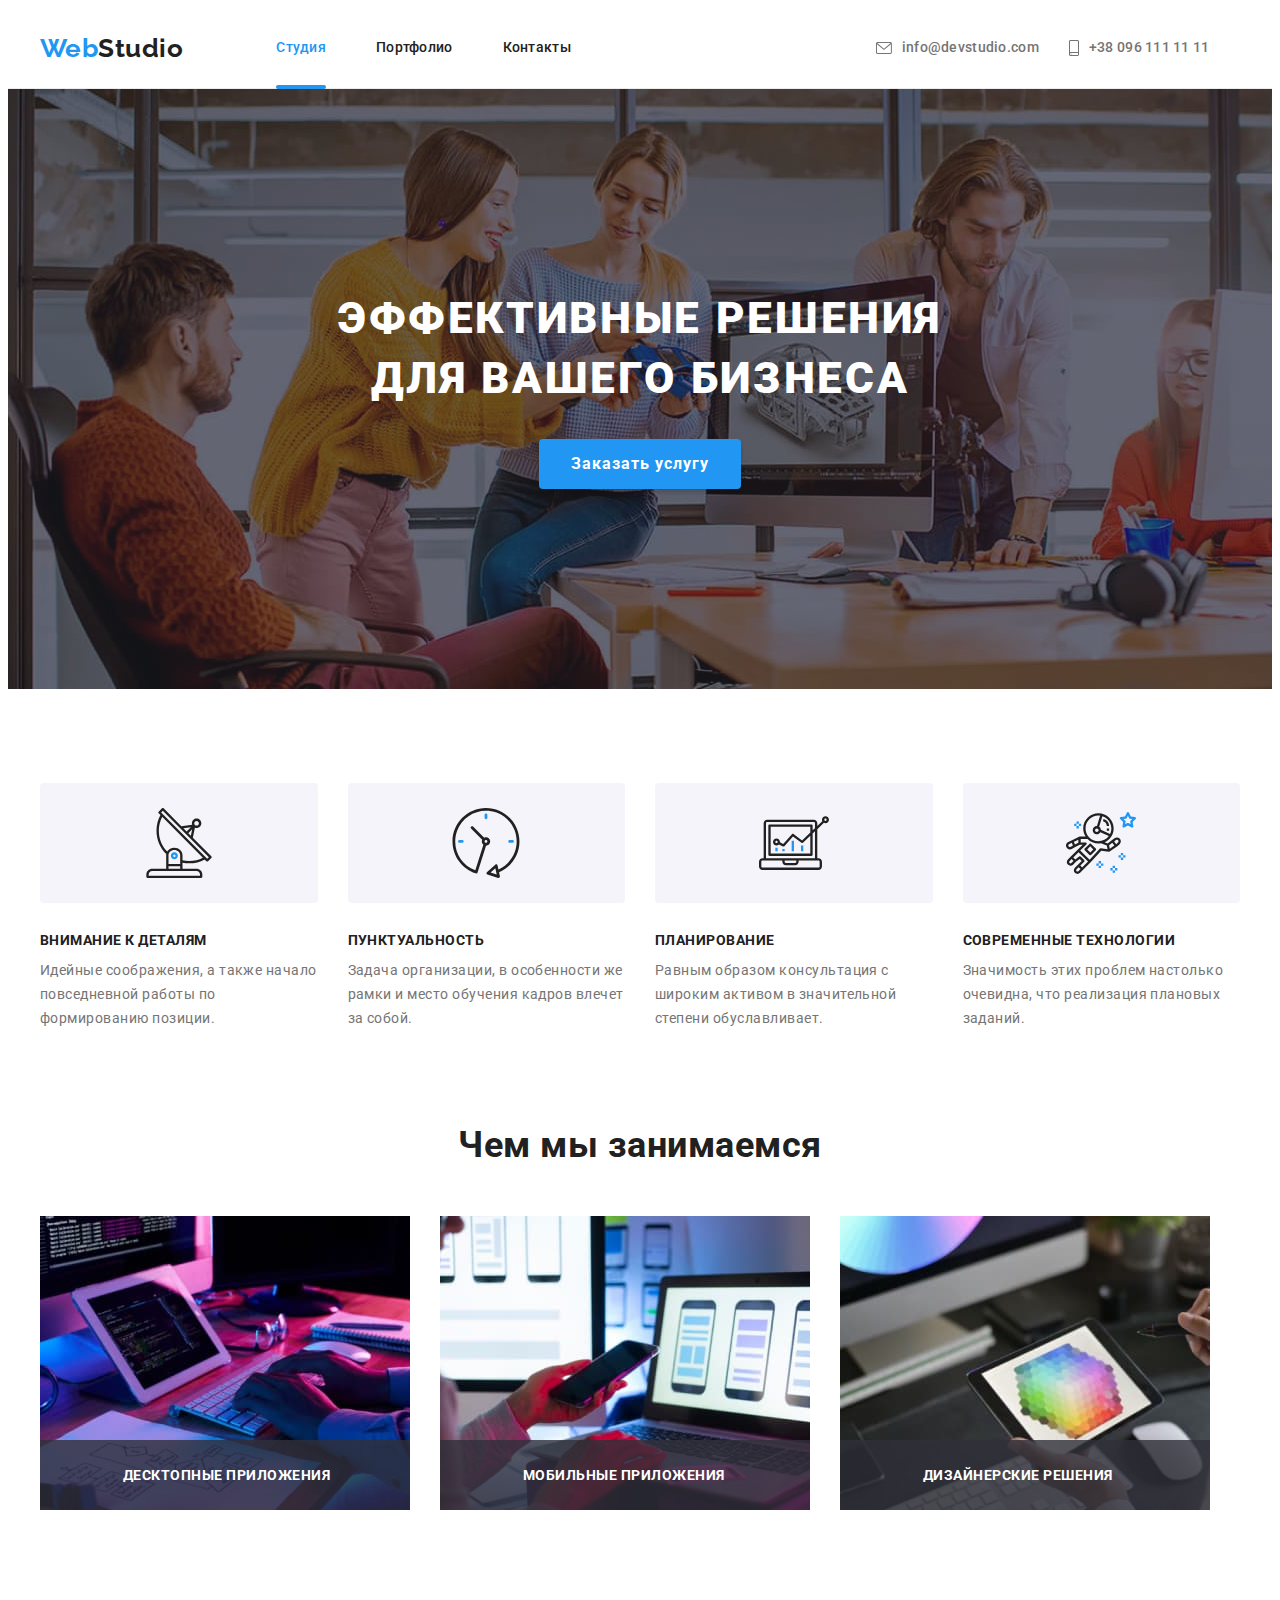
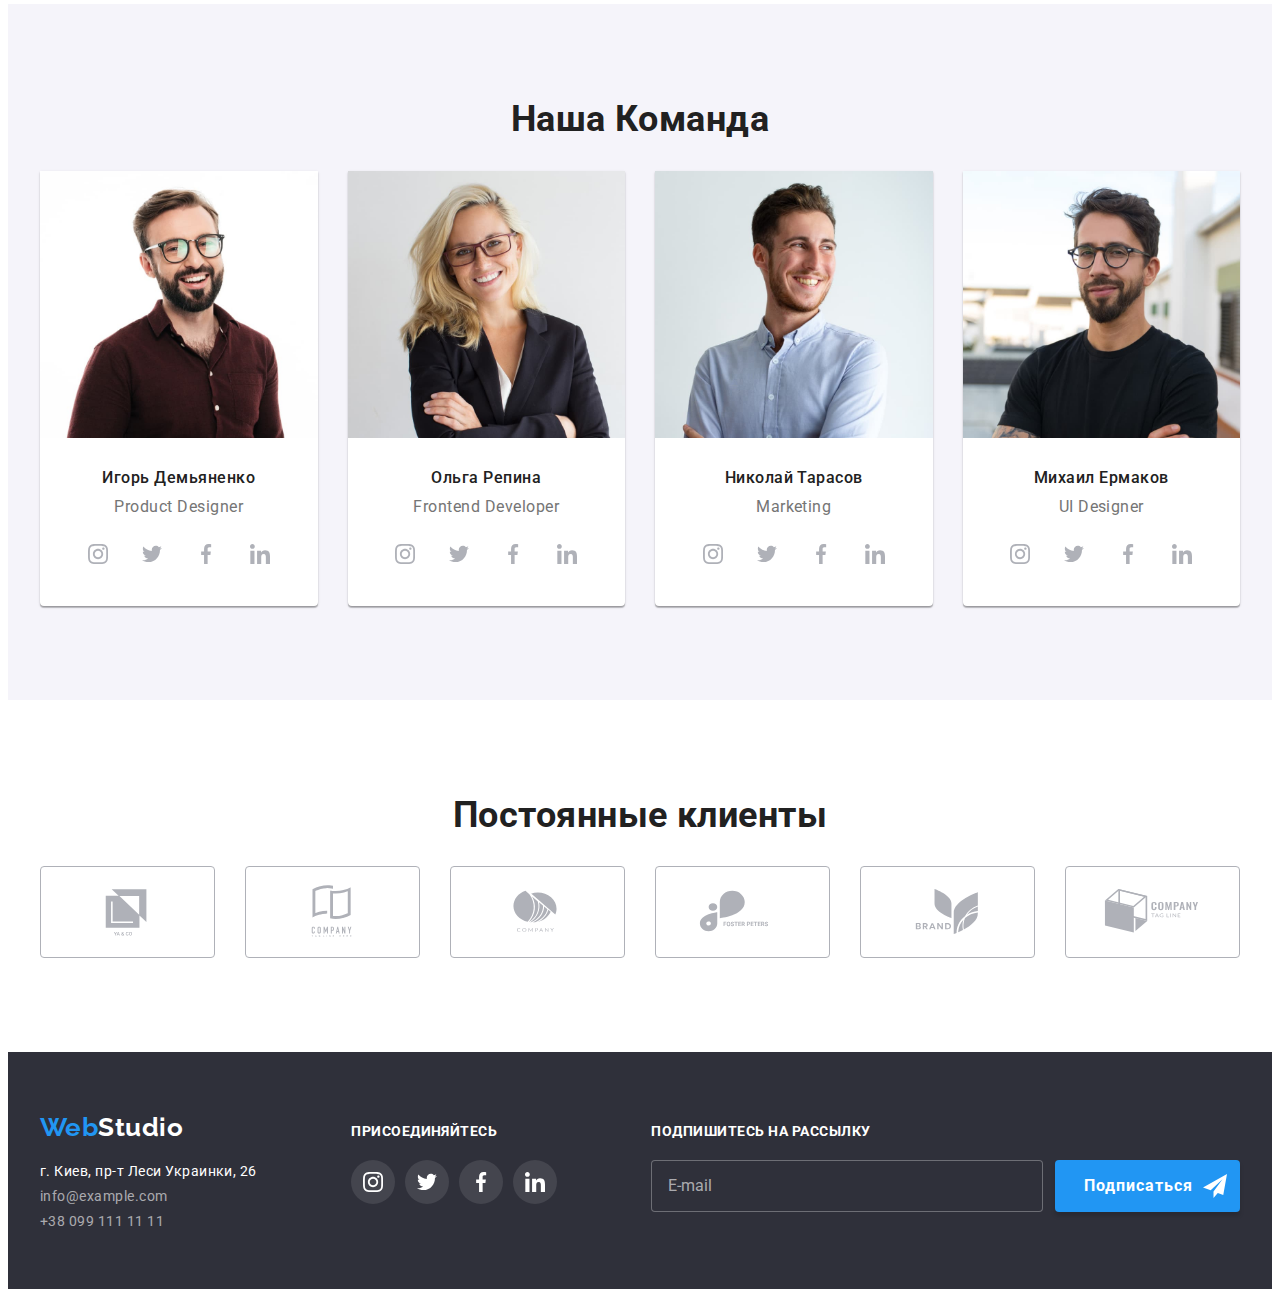
<file: index.html>
<!DOCTYPE html>
<html lang="ru">

<head>
    <meta charset="UTF-8">
    <meta http-equiv="X-UA-Compatible" content="IE=edge">
    <meta name="viewport" content="width=device-width, initial-scale=1.0">
    <link
        href="https://fonts.googleapis.com/css2?family=Raleway:wght@700&family=Roboto:wght@400;500;700;900&display=swap"
        rel="stylesheet">
    <link rel="stylesheet" href="https://cdnjs.cloudflare.com/ajax/libs/modern-normalize/1.1.0/modern-normalize.min.css"
        integrity="sha512-wpPYUAdjBVSE4KJnH1VR1HeZfpl1ub8YT/NKx4PuQ5NmX2tKuGu6U/JRp5y+Y8XG2tV+wKQpNHVUX03MfMFn9Q=="
        crossorigin="anonymous" referrerpolicy="no-referrer" />
    <link rel="stylesheet" href="./css/main.min.css">
    <title>Document</title>
</head>
<body>
    <!--шапка сайта-->
    <header class="header">
        <div class="container main-nav">
            <nav class="site-nav">
                <a href="./index.html" class="logo header__logo">
                    <span class="logo__accent">Web</span>Studio
                </a>
                <button type="button" class="menu-button is-open" data-menu-button aria-expanded="true">
                    <svg width="40" height="40" aria-label="переключатель мобильного меню" aria-controls="menu-container">
                        <use class="menu-button__icon-cross" href="./images/sprite.svg#icon-cross-menu"></use>
                        <use class="menu-button__icon-menu" href="./images/sprite.svg#icon-menu"></use>
                    </svg>
                </button>
                <div class="menu-container" id="menu-container" data-menu>
                    <div class="navigation">
                        <ul class="nav-set">
                            <li class="nav-set__item"><a href="./index.html"
                                    class="nav-set__link nav-set__link--active-page">Студия</a></li>
                            <li class="nav-set__item"><a href="./portfolio.html" class="nav-set__link">Портфолио</a></li>
                            <li class="nav-set__item"><a href="#" class="nav-set__link">Контакты</a></li>
                        </ul>
                    </div>
                <div class="contacts">
                    <ul class="site-contacts">
                                            <li class="site-contacts__item"><a href="tel:+380961111111" class="site-contacts__link site-contacts__link-tel">
                                <svg class="site-contacts__icon-phone" width="10px" height="16px">
                                    <use href='./images/sprite.svg#icon-phone'></use>
                                </svg>
                                +38 096 111 11 11</a></li>
                        <li class="site-contacts__item"><a href="mailto:info@devstudio.com" class="site-contacts__link site-contacts__link-mail ">
                                <svg class="site-contacts__icon-mail" width="16px" height="12px">
                                    <use href='./images/sprite.svg#icon-mail'></use>
                                </svg>
                                info@devstudio.com</a></li>
                    </ul>
                    <ul class="social-header-set">
                        <li class="social-header-set__item"><a class="social-header-set__link" aria-label="instagram" href="#">Instagram</a>
                        </li>
                        <li class="social-header-set__item"><a class="social-header-set__link" aria-label="Twitter" href="#">Twitter</a>
                        </li>
                        <li class="social-header-set__item"><a class="social-header-set__link" aria-label="Facebook" href="#">Facebook</a>
                        </li>
                        <li class="social-header-set__item"><a class="social-header-set__link" aria-label="LinkedIn" href="#">LinkedIn</a>
                        </li>
                    </ul>
                </div>
                </div>
            </nav>
        </div>
    </header>
    <main>

        <!--Герой сайта-->
        <section class="hero-page hero-page__overlay">
            <h1 class="hero-page__title">Эффективные решения<br> для вашего бизнеса</h1>
            <button type="button" class="button hero-page__button" data-modal-open>Заказать услугу</button>
        </section>

        <!--Приемущества-->
        <section class="section">
            <div class="container">
                <h2 class="section__title section__title--visually-hidden">Преимущества</h2>
                <ul class="feature">
                    <li class="feature__item">
                        <div class="feature__box">
                            <svg class="feature__icon" width="70px" height="70px">
                                <use href="./images/sprite.svg#icon-antenna"></use>
                            </svg>
                        </div>
                        <h3 class="feature__title">Внимание к деталям</h3>
                        <p class="feature__paragraph">Идейные соображения, а также начало повседневной работы по
                            формированию позиции.</p>
                    </li>
                    <li class="feature__item">
                        <div class="feature__box">
                            <svg class="feature__icon" width="70px" height="70px">
                                <use href="./images/sprite.svg#icon-clock"></use>
                            </svg>
                        </div>
                        <h3 class="feature__title">Пунктуальность</h3>
                        <p class="feature__paragraph">Задача организации, в особенности же рамки и место обучения кадров
                            влечет за собой.</p>
                    </li>
                    <li class="feature__item">
                        <div class="feature__box">
                            <svg class="feature__icon" width="70px" height="70px">
                                <use href="./images/sprite.svg#icon-diagram"></use>
                            </svg>
                        </div>
                        <h3 class="feature__title">Планирование</h3>
                        <p class="feature__paragraph">Равным образом консультация с широким активом в значительной степени
                            обуславливает.</p>
                    </li>
                    <li class="feature__item">
                        <div class="feature__box">
                            <svg class="feature__icon" width="70px" height="70px">
                                <use href="./images/sprite.svg#icon-astronaut"></use>
                            </svg>
                        </div>
                        <h3 class="feature__title">Современные технологии</h3>
                        <p class="feature__paragraph">Значимость этих проблем настолько очевидна, что реализация плановых
                            заданий.</p>
                    </li>
                </ul>
            </div>
        </section>

        <!--Чем мы занимаемся-->
        <section class="section section-nopadding reviews">
            <div class="container">
                <h2 class="section__title">Чем мы занимаемся</h2>
                <ul class="example">                    
                        <li class="example__item">
                            <img 
                            srcset="./images/img.jpg 1x, ./images/img@2x.jpg 2x"
                            src="./images/img.jpg" 
                            alt="написание кода" 
                            width="370">
                            <div class="example__thumb">
                                <p class="example__paragraph">Десктопные приложения</p>
                            </div>
                        </li>
                        <li class="example__item">
                            <img 
                            srcset="./images/img1.jpg 1x, ./images/img1@2x.jpg"
                            src="./images/img1.jpg" 
                            alt="дизайн приложений" 
                            width="370">
                            <div class="example__thumb">
                                <p class="example__paragraph">Мобильные приложения</p>
                            </div>
                        </li>
                        <li class="example__item">
                            <img 
                            srcset="./images/img2.jpg 1x, ./images/img2@2x.jpg 2x"
                            src="./images/img2.jpg" 
                            alt="Оформление" 
                            width="370">
                            <div class="example__thumb">
                                <p class="example__paragraph">Дизайнерские решения</p>
                            </div>
                        </li>
                </ul>
            </div>
        </section>

        <!--Наша команда-->
        <section class="section section__our-team">
            <div class="container">
                <h2 class="section__title">Наша Команда</h2>
                <ul class="team-member">
                    <li class="team-member__item">
                        <img 
                        srcset="./images/Igor.jpg 1x, ./images/Igor@2x.jpg 2x"
                        src="./images/Igor.jpg" 
                        alt="Игорь Демьяненко"
                        width="270">
                        <div class="team-member__box">
                            <h3 class="team-member__name">Игорь Демьяненко</h3>
                            <p lang="en" class="team-member__post">Product Designer</p>
                            <ul class="social-link">
                                <li class="social-link__item">
                                    <a href="#" class="social-link__link social-link--dark" aria-label="instagram">
                                        <svg class="social-link__icon" width="20px" height="20px">
                                            <use href="./images/sprite.svg#icon-instagram"></use>
                                        </svg>
                                    </a>
                                </li>
                                <li class="social-link__item">
                                    <a href="#" class="social-link__link social-link--dark" aria-label="twitter">
                                        <svg class="social-link__icon" width="20px" height="20px">
                                            <use href="./images/sprite.svg#icon-twitter"></use>
                                        </svg>
                                    </a>
                                </li>
                                <li class="social-link__item">
                                    <a href="#" class="social-link__link social-link--dark" aria-label="facebook">
                                        <svg class="social-link__icon" width="20px" height="20px">
                                            <use href="./images/sprite.svg#icon-facebook"></use>
                                        </svg>
                                    </a>
                                </li>
                                <li class="social-link__item">
                                    <a href="#" class="social-link__link social-link--dark" aria-label="linkedin">
                                        <svg class="social-link__icon" width="20px" height="20px">
                                            <use href="./images/sprite.svg#icon-linkedin"></use>
                                        </svg>
                                    </a>
                                </li>
                            </ul>
                        </div>

                    <li class="team-member__item">
                        <img 
                        srcset="./images/Olga.jpg 1x, ./images/Olga@2x.jpg 2x"
                        src="./images/Olga.jpg" 
                        alt="Ольга Репина" 
                        width="270">
                        <div class="team-member__box">
                            <h3 class="team-member__name">Ольга Репина</h3>
                            <p lang="en" class="team-member__post">Frontend Developer</p>
                            <ul class="social-link">
                                <li class="social-link__item">
                                    <a href="#" class="social-link__link social-link--dark" aria-label="instagram">
                                        <svg class="social-link__icon" width="20px" height="20px">
                                            <use href="./images/sprite.svg#icon-instagram"></use>
                                        </svg>
                                    </a>
                                </li>
                                <li class="social-link__item">
                                    <a href="#" class="social-link__link social-link--dark" aria-label="twitter">
                                        <svg class="social-link__icon" width="20px" height="20px">
                                            <use href="./images/sprite.svg#icon-twitter"></use>
                                        </svg>
                                    </a>
                                </li>
                                <li class="social-link__item">
                                    <a href="#" class="social-link__link social-link--dark" aria-label="facebook">
                                        <svg class="social-link__icon" width="20px" height="20px">
                                            <use href="./images/sprite.svg#icon-facebook"></use>
                                        </svg>
                                    </a>
                                </li>
                                <li class="social-link__item">
                                    <a href="#" class="social-link__link social-link--dark" aria-label="linkedin">
                                        <svg class="social-link__icon" width="20px" height="20px">
                                            <use href="./images/sprite.svg#icon-linkedin"></use>
                                        </svg>
                                    </a>
                                </li>
                            </ul>
                        </div>
                    <li class="team-member__item">
                        <img 
                        srcset="./images/Nikolai.jpg 1x, ./images/Nikolai@2x.jpg 2x"
                        src="./images/Nikolai.jpg" 
                        alt="Николай Тарасов"
                        width="270">
                        <div class="team-member__box">
                            <h3 class="team-member__name">Николай Тарасов</h3>
                            <p lang="en" class="team-member__post">Marketing</p>
                            <ul class="social-link">
                                <li class="social-link__item">
                                    <a href="#" class="social-link__link social-link--dark" aria-label="instagram">
                                        <svg class="social-link__icon" width="20px" height="20px">
                                            <use href="./images/sprite.svg#icon-instagram"></use>
                                        </svg>
                                    </a>
                                </li>
                                <li class="social-link__item">
                                    <a href="#" class="social-link__link social-link--dark" aria-label="twitter">
                                        <svg class="social-link__icon" width="20px" height="20px">
                                            <use href="./images/sprite.svg#icon-twitter"></use>
                                        </svg>
                                    </a>
                                </li>
                                <li class="social-link__item">
                                    <a href="#" class="social-link__link social-link--dark" aria-label="facebook">
                                        <svg class="social-link__icon" width="20px" height="20px">
                                            <use href="./images/sprite.svg#icon-facebook"></use>
                                        </svg>
                                    </a>
                                </li>
                                <li class="social-link__item">
                                    <a href="#" class="social-link__link social-link--dark" aria-label="linkedin">
                                        <svg class="social-link__icon" width="20px" height="20px">
                                            <use href="./images/sprite.svg#icon-linkedin"></use>
                                        </svg>
                                    </a>
                                </li>
                            </ul>
                        </div>
                    <li class="team-member__item">
                        <img 
                        srcset="./images/michail.jpg 1x, ./images/michail@2x.jpg 2x"
                        src="./images/michail.jpg" 
                        alt="Михаил Ермаков" 
                        width="270">
                        <div class="team-member__box">
                            <h3 class="team-member__name">Михаил Ермаков</h3>
                            <p lang="en" class="team-member__post">UI Designer</p>
                            <ul class="social-link">
                                <li class="social-link__item">
                                    <a href="#" class="social-link__link social-link--dark" aria-label="instagram">
                                        <svg class="social-link__icon" width="20px" height="20px">
                                            <use href="./images/sprite.svg#icon-instagram"></use>
                                        </svg>
                                    </a>
                                </li>
                                <li class="social-link__item">
                                    <a href="#" class="social-link__link social-link--dark" aria-label="twitter">
                                        <svg class="social-link__icon" width="20px" height="20px">
                                            <use href="./images/sprite.svg#icon-twitter"></use>
                                        </svg>
                                    </a>
                                </li>
                                <li class="social-link__item">
                                    <a href="#" class="social-link__link social-link--dark" aria-label="facebook">
                                        <svg class="social-link__icon" width="20px" height="20px">
                                            <use href="./images/sprite.svg#icon-facebook"></use>
                                        </svg>
                                    </a>
                                </li>
                                <li class="social-link__item">
                                    <a href="#" class="social-link__link social-link--dark" aria-label="linkedin">
                                        <svg class="social-link__icon" width="20px" height="20px">
                                            <use href="./images/sprite.svg#icon-linkedin"></use>
                                        </svg>
                                    </a>
                                </li>
                            </ul>
                        </div>
                    </li>
                </ul>
            </div>
        </section>

        <!-- Постоянные клиенты -->
        <section class="section">
            <div class="container">
                <h2 class="section__title">Постоянные клиенты</h2>
                <ul class="clients-member">
                    <li class="clients-member__item">
                        <a href="#" class="clients-member__link">
                            <svg class="clients-member__icon" width="106px" height="60px">
                                <use href="./images/sprite.svg#icon-logo1"></use>
                            </svg>
                        </a>
                    </li>
                    <li class="clients-member__item">
                        <a href="#" class="clients-member__link">
                            <svg class="clients-member__icon" width="106px" height="60px">
                                <use href="./images/sprite.svg#icon-logo2"></use>
                            </svg>
                        </a>
                    </li>
                    <li class="clients-member__item">
                        <a href="#" class="clients-member__link">
                            <svg class="clients-member__icon" width="106px" height="60px">
                                <use href="./images/sprite.svg#icon-logo3"></use>
                            </svg>
                        </a>
                    </li>
                    <li class="clients-member__item">
                        <a href="#" class="clients-member__link">
                            <svg class="clients-member__icon" width="106px" height="60px">
                                <use href="./images/sprite.svg#icon-logo4"></use>
                            </svg>
                        </a>
                    </li>
                    <li class="clients-member__item">
                        <a href="#" class="clients-member__link">
                            <svg class="clients-member__icon" width="106px" height="60px">
                                <use href="./images/sprite.svg#icon-logo5"></use>
                            </svg>
                        </a>
                    </li>
                    <li class="clients-member__item">
                        <a href="#" class="clients-member__link">
                            <svg class="clients-member__icon" width="106px" height="60px">
                                <use href="./images/sprite.svg#icon-logo6"></use>
                            </svg>
                        </a>
                    </li>
                </ul>
            </div>
        </section>

    </main>

    <!--Футер сайта-->
    <footer class="footer">
        <div class="container footer-nav">
            <div class="address-box">
                <a href="./index.html" class="logo footer__logo">
                    <span class="logo__accent">Web</span>Studio
                </a>
                <address class="address">
                    <a href="https://goo.gl/maps/AYaL6vAWbD5dz4p6A" target="_blank" rel="noopener noreferrer"
                        class="address__map-link">г. Киев,
                        пр-т Леси Украинки, 26</a>
                    <a href="mailto:info@example.com" class="address__link">info@example.com</a>
                    <a href="tel:+380991111111" class="address__link">+38 099 111 11 11</a>
                </address>
            </div>
            <div class="footer-box">
                <h2 class="footer-box__title">присоединяйтесь</h2>
                <ul class="social-link">
                    <li class="social-link__item">
                        <a href="#" class="social-link__link social-link--inverse" aria-label="instagram">
                            <svg class="" width="20px" height="20px">
                                <use href="./images/sprite.svg#icon-instagram"></use>
                            </svg>
                        </a>
                    </li>
                    <li class="social-link__item">
                        <a href="#" class="social-link__link social-link--inverse " aria-label="twitter">
                            <svg class="" width="20px" height="20px">
                                <use href="./images/sprite.svg#icon-twitter"></use>
                            </svg>
                        </a>
                    </li>
                    <li class="social-link__item">
                        <a href="#" class="social-link__link social-link--inverse " aria-label="facebook">
                            <svg class="" width="20px" height="20px">
                                <use href="./images/sprite.svg#icon-facebook"></use>
                            </svg>
                        </a>
                    </li>
                    <li class="social-link__item">
                        <a href="#" class="social-link__link social-link--inverse " aria-label="linkedin">
                            <svg class="" width="20px" height="20px">
                                <use href="./images/sprite.svg#icon-linkedin"></use>
                            </svg>
                        </a>
                    </li>
                </ul>
            </div>
            <div class="footer-box">
                <b class="footer-box__title">Подпишитесь на рассылку</b>
                <form class="subscribe-form">
                    <input type="email" class="subscribe-form__input" placeholder="E-mail">
                    <button type="submit" class="button footer__button">Подписаться</button>
                </form>
            </div>
        </div>
    </footer>

    <!-- Модальное окно -->
    <div class="backdrop is-hidden" data-modal>
        <div class="modal">
            <button type="button" class="modal__button-close" data-modal-close>
                <svg class="modal__icon-close" width="11px" height="11px">
                    <use href="images/sprite.svg#icon-vector"></use>
                </svg>
            </button>
            <b class="modal__headline">Оставьте свои данные, мы вам перезвоним</b>
            <fieldset class="form">
                <label class="form__box">
                    Имя
                    <input type="text" name="user-name" class="form__input">
                    <svg class="form__icon" width="18px" height="18px">
                        <use href="./images/sprite.svg#icon-person"></use>
                    </svg>
                </label>
                <label class="form__box">
                    Телефон
                    <input type="tel" name="user-tel" class="form__input" pattern="[0-9]">
                    <svg class="form__icon" width="18px" height="18px">
                        <use href="./images/sprite.svg#icon-phonemodal"></use>
                    </svg>
                </label>
                <label class="form__box">
                    Почта
                    <input type="email" name="user-email" class="form__input" required>
                    <svg class="form__icon" width="18px" height="18px">
                        <use href="./images/sprite.svg#icon-emailmodal"></use>
                    </svg>
                </label>
                <label class="form__box">
                    Комментарий
                    <textarea name="user-comment" class="form__comment" placeholder="Введите текст"></textarea>
                </label>
    
                <input type="checkbox" class="policy-checkbox" id="policy-check">
                <label class="policy-box" for="policy-check">
                    Соглашаюсь с рассылкой и принимаю &nbsp;<a href="#">Условия договора</a>
                </label>
    
                <button type="submit" class="button modal__button">Отправить</button>
    
            </fieldset>
    
        </div>
    </div>


    <script src="./js/modal.js"></script>
    <script src="./js/menu.js"></script>
</body>

</html>
</file>
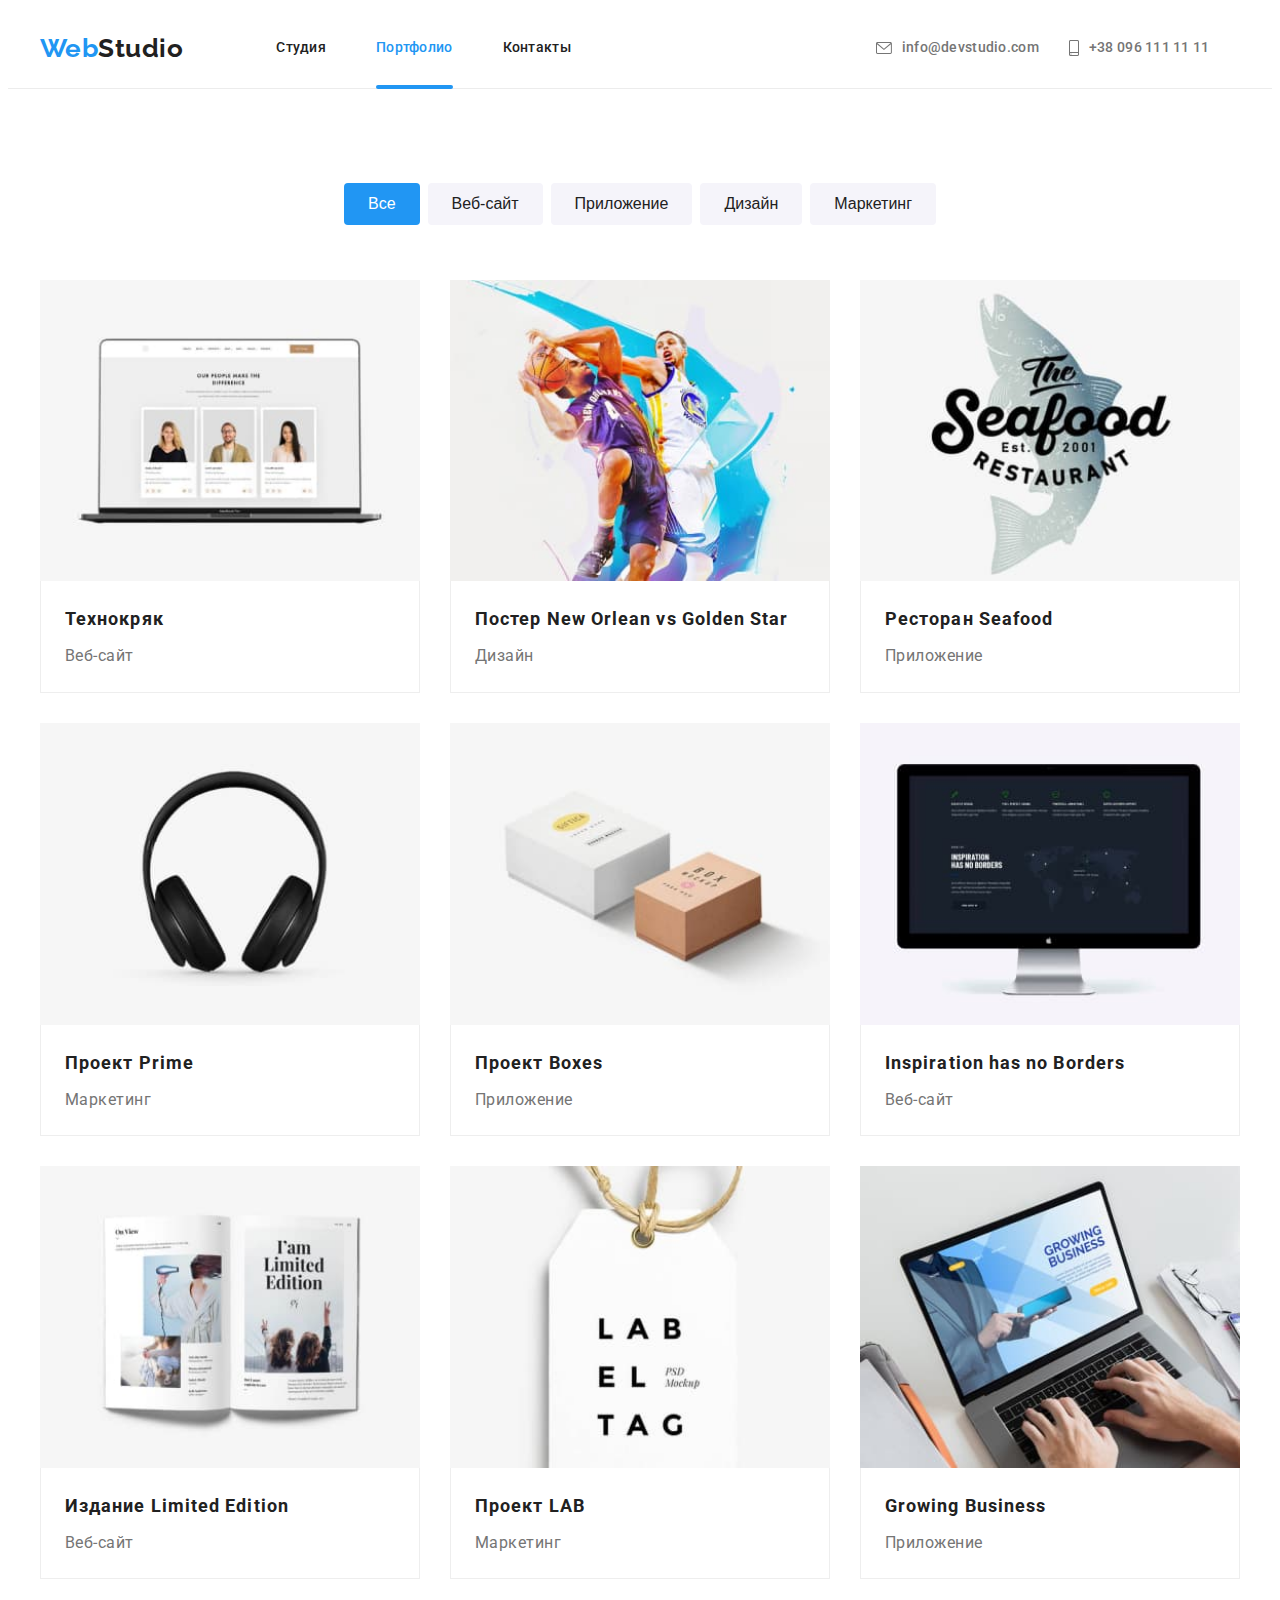
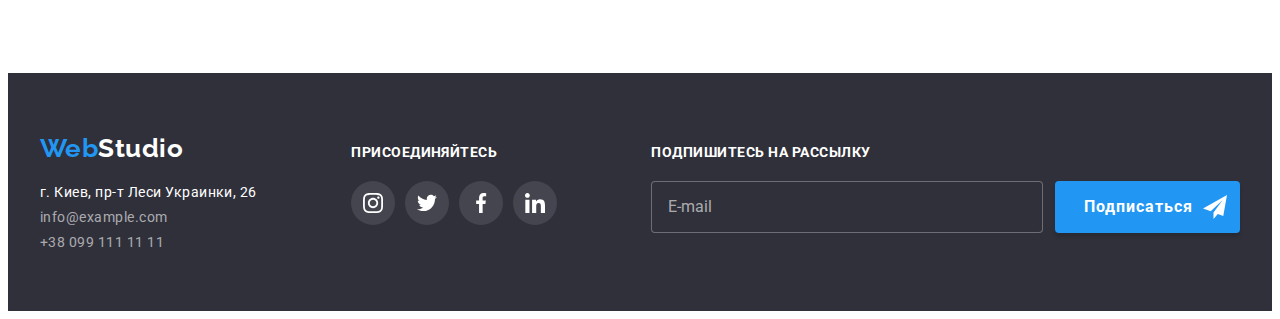
<file: portfolio.html>
<!DOCTYPE html>
<html lang="ru">

<head>
    <meta charset="UTF-8">
    <meta http-equiv="X-UA-Compatible" content="IE=edge">
    <meta name="viewport" content="width=device-width, initial-scale=1.0">
    <title>Document</title>
    <link
        href="https://fonts.googleapis.com/css2?family=Raleway:wght@700&family=Roboto:wght@400;500;700;900&display=swap"
        rel="stylesheet">
    <link rel="stylesheet" href="https://cdnjs.cloudflare.com/ajax/libs/modern-normalize/1.1.0/modern-normalize.min.css"
        integrity="sha512-wpPYUAdjBVSE4KJnH1VR1HeZfpl1ub8YT/NKx4PuQ5NmX2tKuGu6U/JRp5y+Y8XG2tV+wKQpNHVUX03MfMFn9Q=="
        crossorigin="anonymous" referrerpolicy="no-referrer" />
    <link rel="stylesheet" href="./css/main.min.css">
</head>

<body>
    <!--шапка сайта-->
    <header class="header">
        <div class="container main-nav">
            <nav class="site-nav">
                <a href="./index.html" class="logo header__logo">
                    <span class="logo__accent">Web</span>Studio
                </a>
                <button type="button" class="menu-button is-open" data-menu-button aria-expanded="true">
                    <svg width="40" height="40" aria-label="переключатель мобильного меню" aria-controls="menu-container">
                        <use class="menu-button__icon-cross" href="./images/sprite.svg#icon-cross-menu"></use>
                        <use class="menu-button__icon-menu" href="./images/sprite.svg#icon-menu"></use>
                    </svg>
                </button>
                <div class="menu-container" id="menu-container" data-menu>
                    <div class="navigation">
                        <ul class="nav-set">
                            <li class="nav-set__item"><a href="./index.html"
                                    class="nav-set__link">Студия</a></li>
                            <li class="nav-set__item"><a href="./portfolio.html" class="nav-set__link nav-set__link--active-page">Портфолио</a></li>
                            <li class="nav-set__item"><a href="#" class="nav-set__link">Контакты</a></li>
                        </ul>
                    </div>
                    <div class="contacts">
                        <ul class="site-contacts">
                            <li class="site-contacts__item"><a href="tel:+380961111111"
                                    class="site-contacts__link site-contacts__link-tel">
                                    <svg class="site-contacts__icon-phone" width="10px" height="16px">
                                        <use href='./images/sprite.svg#icon-phone'></use>
                                    </svg>
                                    +38 096 111 11 11</a></li>
                            <li class="site-contacts__item"><a href="mailto:info@devstudio.com"
                                    class="site-contacts__link site-contacts__link-mail ">
                                    <svg class="site-contacts__icon-mail" width="16px" height="12px">
                                        <use href='./images/sprite.svg#icon-mail'></use>
                                    </svg>
                                    info@devstudio.com</a></li>
                        </ul>
                        <div class="social-header">
                            <ul class="social-header-set">
                                <li class="social-header-set__item"><a class="social-header-set__link"
                                        aria-label="instagram" href="#">Instagram</a></li>
                                <li class="social-header-set__item"><a class="social-header-set__link" aria-label="Twitter"
                                        href="#">Twitter</a></li>
                                <li class="social-header-set__item"><a class="social-header-set__link" aria-label="Facebook"
                                        href="#">Facebook</a></li>
                                <li class="social-header-set__item"><a class="social-header-set__link" aria-label="LinkedIn"
                                        href="#">LinkedIn</a></li>
                            </ul>
                        </div>
    
                    </div>
                </div>
            </nav>
        </div>
    </header>

    <!-- main сайта -->
    <main>
        <!-- Портфолио -->
        <section class="section">
            <div class="container">
                <h1 class="section__title section__title--visually-hidden">Портфолио</h1>
                <ul class="filter">
                    <li class="filter__item"><button type="button" class="filter__button filter__button--active-button">Все</button></li>
                    <li class="filter__item"><button type="button" class="filter__button">Веб-сайт</button></li>
                    <li class="filter__item"><button type="button" class="filter__button">Приложение</button></li>
                    <li class="filter__item"><button type="button" class="filter__button">Дизайн</button></li>
                    <li class="filter__item"><button type="button" class="filter__button">Маркетинг</button></li>
                </ul>
                <ul class="portfolio">
                    <li class="portfolio__item">
                        <a href="" class="portfolio__link">
                            <div class="portfolio__thumb">
                                <img 
                                srcset="./images/1.jpg 1x, ./images/1@2x.jpg 2x"
                                src="./images/1.jpg" 
                                alt="список работников компании на ноутбуке" 
                                width="370">
                                <p class="portfolio__paragraph">Технокряк это современная площадка распространения коронавируса. Компании используют эту платформу для цифрового
                                    шпионажа и атак на защищённые сервера конкурентов.
                                </p>
                            </div>
                            <div class="portfolio__box">
                                <h3 class="portfolio__title">Технокряк</h3>
                                <p class="portfolio__subtitle">Веб-сайт</p>
                            </div>
                        </a>
                    </li>
                    <li class="portfolio__item">
                        <a href="" class="portfolio__link">
                            <div class="portfolio__thumb">
                                <img 
                                srcset="./images/2.jpg 1x, ./images/2@2x.jpg 2x"
                                src="./images/2.jpg" 
                                alt="список работников компании на ноутбуке" 
                                width="370">
                                <p class="portfolio__paragraph"></p>
                            </div>
                            <div class="portfolio__box">
                                <h3 class="portfolio__title">Постер New Orlean vs Golden Star</h3>
                                <p class="portfolio__subtitle">Дизайн</p>
                            </div>
                        </a>
                    </li>
                    <li class="portfolio__item">
                        <a href="" class="portfolio__link">
                            <div class="portfolio__thumb">
                                <img 
                                srcset="./images/3.jpg 1x, ./images/3@2x.jpg 2x"
                                src="./images/3.jpg" 
                                alt="список работников компании на ноутбуке" 
                                width="370">
                                <p class="portfolio__paragraph"></p>
                            </div>
                            <div class="portfolio__box">
                                <h3 class="portfolio__title">Ресторан Seafood</h3>
                                <p class="portfolio__subtitle">Приложение</p>
                            </div>
                        </a>
                    </li>
                    <li class="portfolio__item">
                        <a href="" class="portfolio__link">
                            <div class="portfolio__thumb">
                                <img 
                                srcset="./images/4.jpg 1x, ./images/4@2x.jpg 2x"
                                src="./images/4.jpg" 
                                alt="список работников компании на ноутбуке" 
                                width="370">
                                <p class="portfolio__paragraph"></p>
                            </div>
                            <div class="portfolio__box">
                                <h3 class="portfolio__title">Проект Prime</h3>
                                <p class="portfolio__subtitle">Маркетинг</p>
                            </div>
                        </a>
                    </li>
                    <li class="portfolio__item">
                        <a href="" class="portfolio__link">
                            <div class="portfolio__thumb">
                                <img 
                                 srcset="./images/5.jpg 1x, ./images/5@2x.jpg 2x"
                                 src="./images/5.jpg"
                                 alt="список работников компании на ноутбуке"
                                 width="370">
                                <p class="portfolio__paragraph"></p>
                            </div>
                            <div class="portfolio__box">
                                <h3 class="portfolio__title">Проект Boxes</h3>
                                <p class="portfolio__subtitle">Приложение</p>
                            </div>
                        </a>
                    </li>
                    <li class="portfolio__item">
                        <a href="" class="portfolio__link">
                            <div class="portfolio__thumb">
                                <img 
                                srcset="./images/6.jpg 1x, ./images/6@2x.jpg 2x"
                                src="./images/6.jpg" 
                                alt="список работников компании на ноутбуке" 
                                width="370">
                                <p class="portfolio__paragraph"></p>
                            </div>
                            <div class="portfolio__box">
                                <h3 class="portfolio__title">Inspiration has no Borders</h3>
                                <p class="portfolio__subtitle">Веб-сайт</p>
                            </div>
                        </a>
                    </li>
                    <li class="portfolio__item">
                        <a href="" class="portfolio__link">
                            <div class="portfolio__thumb">
                                <img 
                                srcset="./images/7.jpg 1x, ./images/7@2x.jpg 2x"
                                src="./images/7.jpg" 
                                alt="список работников компании на ноутбуке" 
                                width="370">
                                <p class="portfolio__paragraph"></p>
                            </div>
                            <div class="portfolio__box">
                                <h3 class="portfolio__title">Издание Limited Edition</h3>
                                <p class="portfolio__subtitle">Веб-сайт</p>
                            </div>
                        </a>
                    </li>
                    <li class="portfolio__item">
                        <a href="" class="portfolio__link">
                            <div class="portfolio__thumb">
                                <img 
                                srcset="./images/8.jpg 1x, ./images/8@2x.jpg 2x"
                                src="./images/8.jpg" 
                                alt="список работников компании на ноутбуке" 
                                width="370">
                                <p class="portfolio__paragraph"></p>
                            </div>
                            <div class="portfolio__box">
                                <h3 class="portfolio__title">Проект LAB</h3>
                                <p class="portfolio__subtitle">Маркетинг</p>
                            </div>
                        </a>
                    </li>
                    <li class="portfolio__item">
                        <a href="" class="portfolio__link">
                            <div class="portfolio__thumb">
                                <img 
                                srcset="./images/9.jpg 1x, ./images/9@2x.jpg 2x"
                                src="./images/9.jpg" 
                                alt="список работников компании на ноутбуке" 
                                width="370">
                                <p class="portfolio__paragraph"></p>
                            </div>
                            <div class="portfolio__box">
                                <h3 class="portfolio__title">Growing Business</h3>
                                <p class="portfolio__subtitle">Приложение</p>
                            </div>
                        </a>
                    </li>
                </ul>
            </div>
            </section>
    </main>

    <footer class="footer">
        <div class="container footer-nav">
            <div class="address-box">
                <a href="./index.html" class="logo footer__logo">
                    <span class="logo__accent">Web</span>Studio
                </a>
                <address class="address">
                    <a href="https://goo.gl/maps/AYaL6vAWbD5dz4p6A" target="_blank" rel="noopener noreferrer"
                        class="address__map-link">г. Киев,
                        пр-т Леси Украинки, 26</a>
                    <a href="mailto:info@example.com" class="address__link">info@example.com</a>
                    <a href="tel:+380991111111" class="address__link">+38 099 111 11 11</a>
                </address>
            </div>
            <div class="footer-box">
                <h2 class="footer-box__title">присоединяйтесь</h2>
                <ul class="social-link">
                    <li class="social-link__item">
                        <a href="#" class="social-link__link social-link--inverse" aria-label="instagram">
                            <svg class="" width="20px" height="20px">
                                <use href="./images/sprite.svg#icon-instagram"></use>
                            </svg>
                        </a>
                    </li>
                    <li class="social-link__item">
                        <a href="#" class="social-link__link social-link--inverse" aria-label="twitter">
                            <svg class="" width="20px" height="20px">
                                <use href="./images/sprite.svg#icon-twitter"></use>
                            </svg>
                        </a>
                    </li>
                    <li class="social-link__item">
                        <a href="#" class="social-link__link social-link--inverse" aria-label="facebook">
                            <svg class="" width="20px" height="20px">
                                <use href="./images/sprite.svg#icon-facebook"></use>
                            </svg>
                        </a>
                    </li>
                    <li class="social-link__item">
                        <a href="#" class="social-link__link social-link--inverse" aria-label="linkedin">
                            <svg class="" width="20px" height="20px">
                                <use href="./images/sprite.svg#icon-linkedin"></use>
                            </svg>
                        </a>
                    </li>
                </ul>
            </div>
            <div class="footer-box">
                <b class="footer-box__title">Подпишитесь на рассылку</b>
                <form class="subscribe-form">
                    <input type="email" class="subscribe-form__input" placeholder="E-mail">
                    <button type="submit" class="button footer__button">Подписаться</button>
                </form>
            </div>
        </div>
    </footer>


    <script src="./js/menu.js"></script>
</body>

</html>
</file>
<file: css/main.min.css>
.header{position:relative;border-bottom:1px solid #ececec}.header .header__logo{color:var(--primary-text-color)}@media screen and (min-width: 768px){.header .header__logo{margin-right:88px}}@media screen and (min-width: 1200px){.header .header__logo{margin-right:93px}}.site-nav{display:-webkit-box;display:-webkit-flex;display:-ms-flexbox;display:flex;-webkit-box-align:center;-webkit-align-items:center;-ms-flex-align:center;align-items:center}.site-nav .menu-button{display:-webkit-inline-box;display:-webkit-inline-flex;display:-ms-inline-flexbox;display:inline-flex;margin:0;padding:0;border:none;background-color:transparent;margin-left:auto;z-index:99}.site-nav .menu-button:hover,.site-nav .menu-button:focus{fill:var(--accent-color)}@media screen and (min-width: 768px){.site-nav .menu-button{display:none}}.site-nav .menu-button .menu-button__icon-menu{display:none}.menu-button__icon-cross{position:block}.menu-button.is-open .menu-button__icon-menu{display:block}.menu-button.is-open .menu-button__icon-cross{display:none}.menu-container{background-color:var(--primary-white-color)}@media screen and (max-width: 767px){.menu-container{display:none;position:fixed;height:100vh;top:0;left:0;width:100%;padding-bottom:48px;padding-top:48px;padding-left:40px;padding-right:83px;z-index:10}.menu-container.is-open{display:-webkit-box;display:-webkit-flex;display:-ms-flexbox;display:flex;-webkit-box-orient:vertical;-webkit-box-direction:normal;-webkit-flex-direction:column;-ms-flex-direction:column;flex-direction:column;-webkit-box-pack:justify;-webkit-justify-content:space-between;-ms-flex-pack:justify;justify-content:space-between}}@media screen and (min-width: 768px){.menu-container{display:-webkit-box;display:-webkit-flex;display:-ms-flexbox;display:flex;-webkit-box-align:center;-webkit-align-items:center;-ms-flex-align:center;align-items:center}}@media screen and (min-width: 768px){.nav-set{display:-webkit-box;display:-webkit-flex;display:-ms-flexbox;display:flex;text-align:center;-webkit-box-align:center;-webkit-align-items:center;-ms-flex-align:center;align-items:center}}.nav-set .nav-set__link{position:relative;display:block;font-size:40px;line-height:1.17;letter-spacing:0.02em;margin-bottom:32px;color:var(--primary-text-color);-webkit-transition:color 250ms cubic-bezier(0.4, 0, 0.2, 1);-o-transition:color 250ms cubic-bezier(0.4, 0, 0.2, 1);transition:color 250ms cubic-bezier(0.4, 0, 0.2, 1)}.nav-set .nav-set__link:hover,.nav-set .nav-set__link:focus{color:var(--accent-color)}@media screen and (min-width: 768px){.nav-set .nav-set__link{margin-bottom:0;font-size:14px;line-height:1.14;letter-spacing:0.02em;padding-top:32px;padding-bottom:32px}}.nav-set .nav-set__link--active-page{color:var(--accent-color)}@media screen and (min-width: 768px){.nav-set .nav-set__link--active-page::after{content:"";position:absolute;display:block;width:100%;height:4px;left:0;bottom:-1px;background-color:var(--accent-color);-webkit-border-radius:2px;border-radius:2px}}@media screen and (min-width: 768px){.nav-set__item:not(:last-child){margin-right:50px}}@media screen and (min-width: 768px){.site-contacts{display:-webkit-box;display:-webkit-flex;display:-ms-flexbox;display:flex;-webkit-box-orient:vertical;-webkit-box-direction:reverse;-webkit-flex-direction:column-reverse;-ms-flex-direction:column-reverse;flex-direction:column-reverse;margin-left:84px}}@media screen and (min-width: 1200px){.site-contacts{-webkit-box-orient:horizontal;-webkit-box-direction:reverse;-webkit-flex-direction:row-reverse;-ms-flex-direction:row-reverse;flex-direction:row-reverse;text-align:center;-webkit-box-align:center;-webkit-align-items:center;-ms-flex-align:center;align-items:center;text-align:center;margin-left:305px}}.site-contacts__link-tel{display:block;margin-bottom:32px;font-size:22px;line-height:1.17;letter-spacing:0.02em;color:var(--accent-color)}@media screen and (min-width: 768px){.site-contacts__link-tel{margin-bottom:0;display:-webkit-box;display:-webkit-flex;display:-ms-flexbox;display:flex;text-align:center}}.site-contacts__link-mail{display:block;margin-bottom:64px;font-size:24px;line-height:1.16;letter-spacing:0.02em;color:var(--text-color)}@media screen and (min-width: 768px){.site-contacts__link-mail{margin-bottom:10px;-webkit-box-align:center;-webkit-align-items:center;-ms-flex-align:center;align-items:center}}@media screen and (min-width: 1200px){.site-contacts__link-mail{text-align:center;margin-right:30px;margin-bottom:0}}.site-contacts__link{fill:var(--text-color);-webkit-transition:color 250ms cubic-bezier(0.4, 0, 0.2, 1);-o-transition:color 250ms cubic-bezier(0.4, 0, 0.2, 1);transition:color 250ms cubic-bezier(0.4, 0, 0.2, 1)}.site-contacts__link:hover,.site-contacts__link:focus{color:var(--accent-color);fill:var(--accent-color)}@media screen and (min-width: 768px){.site-contacts__link{display:-webkit-box;display:-webkit-flex;display:-ms-flexbox;display:flex;font-size:12px;line-height:1.7;letter-spacing:0.02em;color:var(--text-color)}}@media screen and (min-width: 1200px){.site-contacts__link{display:-webkit-box;display:-webkit-flex;display:-ms-flexbox;display:flex;font-size:14px;line-height:1.14;letter-spacing:0.02em}}.site-contacts__icon-phone{-webkit-transition:color 250ms cubic-bezier(0.4, 0, 0.2, 1);-o-transition:color 250ms cubic-bezier(0.4, 0, 0.2, 1);transition:color 250ms cubic-bezier(0.4, 0, 0.2, 1)}@media screen and (max-width: 767px){.site-contacts__icon-phone{display:none}}@media screen and (min-width: 768px){.site-contacts__icon-phone{margin-bottom:0;margin-right:8px}}@media screen and (min-width: 1200px){.site-contacts__icon-phone{margin-right:10px}}@media screen and (max-width: 767px){.site-contacts__icon-mail{display:none}}@media screen and (min-width: 768px){.site-contacts__icon-mail{margin-bottom:0;margin-right:8px}}@media screen and (min-width: 1200px){.site-contacts__icon-mail{margin-right:10px}}.social-header-set{display:-webkit-box;display:-webkit-flex;display:-ms-flexbox;display:flex}@media screen and (min-width: 767px){.social-header-set{display:none}}.social-header-set .social-header-set__link{padding:10px;padding-left:0;font-size:13px;line-height:1.2;letter-spacing:0.01em;color:var(--accent-color)}.social-header-set .social-header-set__item:not(:last-child){margin-right:10px;border-right:1px solid rgba(33,33,33,0.2)}.hero-page{padding-top:118px;padding-bottom:118px;text-align:center;background-color:var(--bg-color)}@media screen and (min-width: 1200px){.hero-page{padding-top:200px;padding-bottom:200px}}.hero-page__overlay{max-width:1600px;margin-left:auto;margin-right:auto;background-image:-webkit-gradient(linear, left top, left bottom, from(rgba(47,48,58,0.4)), to(rgba(47,48,58,0.4))),url(../images/headerbg.jpg);background-image:-webkit-linear-gradient(rgba(47,48,58,0.4), rgba(47,48,58,0.4)),url(../images/headerbg.jpg);background-image:-o-linear-gradient(rgba(47,48,58,0.4), rgba(47,48,58,0.4)),url(../images/headerbg.jpg);background-image:linear-gradient(rgba(47,48,58,0.4), rgba(47,48,58,0.4)),url(../images/headerbg.jpg);-webkit-background-size:cover;background-size:cover;background-repeat:no-repeat}@media (min-device-pixel-ratio: 2), (-webkit-min-device-pixel-ratio: 2), (-o-min-device-pixel-ratio: 2/1), (min-resolution: 192dpi), (min-resolution: 2dppx){.hero-page__overlay{background-image:-webkit-gradient(linear, left top, left bottom, from(rgba(47,48,58,0.4)), to(rgba(47,48,58,0.4))),url(../images/headerbg@2x.jpg);background-image:-webkit-linear-gradient(rgba(47,48,58,0.4), rgba(47,48,58,0.4)),url(../images/headerbg@2x.jpg);background-image:-o-linear-gradient(rgba(47,48,58,0.4), rgba(47,48,58,0.4)),url(../images/headerbg@2x.jpg);background-image:linear-gradient(rgba(47,48,58,0.4), rgba(47,48,58,0.4)),url(../images/headerbg@2x.jpg)}}.hero-page .hero-page__title{margin-bottom:30px;font-weight:900;font-size:26px;line-height:1.6;text-align:center;letter-spacing:0.06em;text-transform:uppercase;color:var(--primary-white-color)}@media screen and (min-width: 1200px){.hero-page .hero-page__title{font-size:44px;line-height:1.36}}.hero-page .hero-page__button{padding:10px 32px}.hero-page .hero-page__button:hover,.hero-page .hero-page__button:focus{background-color:#188ce8}@media screen and (min-width: 768px){.feature{display:-webkit-box;display:-webkit-flex;display:-ms-flexbox;display:flex;-webkit-flex-wrap:wrap;-ms-flex-wrap:wrap;flex-wrap:wrap;margin:-15px}}@media screen and (min-width: 768px){.feature__item{-webkit-flex-basis:-webkit-calc((100% - 4 * 15px) / 2);-ms-flex-preferred-size:calc((100% - 4 * 15px) / 2);flex-basis:calc((100% - 4 * 15px) / 2);margin:15px}}@media screen and (min-width: 1200px){.feature__item{-webkit-flex-basis:-webkit-calc((100% - 8 * 15px) / 4);-ms-flex-preferred-size:calc((100% - 8 * 15px) / 4);flex-basis:calc((100% - 8 * 15px) / 4);margin:15px}}@media screen and (max-width: 767px){.feature__item{margin-bottom:30px}}.feature__box{display:-webkit-box;display:-webkit-flex;display:-ms-flexbox;display:flex;-webkit-box-align:center;-webkit-align-items:center;-ms-flex-align:center;align-items:center;text-align:center;-webkit-box-pack:center;-webkit-justify-content:center;-ms-flex-pack:center;justify-content:center;margin-bottom:30px;height:120px;background:#f5f4fa;-webkit-border-radius:4px;border-radius:4px}.feature__title{text-align:center;margin-bottom:10px;font-weight:700;font-size:14px;line-height:1.14;text-transform:uppercase}@media screen and (min-width: 768px){.feature__title{text-align:left}}.feature__paragraph{font-weight:400;font-size:14px;line-height:1.7;color:var(--text-color)}@media screen and (max-width: 1200px){.reviews{display:none}}.example{display:-webkit-box;display:-webkit-flex;display:-ms-flexbox;display:flex;-webkit-flex-wrap:wrap;-ms-flex-wrap:wrap;flex-wrap:wrap;margin-top:50px}.example .example__item:not(:last-child){margin-right:30px}.example .example__thumb{position:relative;display:-webkit-box;display:-webkit-flex;display:-ms-flexbox;display:flex}.example .example__thumb::after{position:absolute;display:inline-block;content:"";bottom:0;width:100%;height:70px;background:rgba(47,48,58,0.8);z-index:1}.example .example__paragraph{position:absolute;bottom:0;padding-left:83px;padding-bottom:27px;font-weight:700;font-size:14px;line-height:1.14;text-align:center;text-transform:uppercase;color:var(--primary-white-color);z-index:2}.section__our-team{background-color:var(--accent-white-color)}@media screen and (min-width: 768px){.team-member{display:-webkit-box;display:-webkit-flex;display:-ms-flexbox;display:flex;-webkit-flex-wrap:wrap;-ms-flex-wrap:wrap;flex-wrap:wrap;margin:-15px}}.team-member .team-member__item{background-color:#fff;-webkit-box-shadow:0px 1px 3px rgba(0,0,0,0.12),0px 1px 1px rgba(0,0,0,0.14),0px 2px 1px rgba(0,0,0,0.2);box-shadow:0px 1px 3px rgba(0,0,0,0.12),0px 1px 1px rgba(0,0,0,0.14),0px 2px 1px rgba(0,0,0,0.2);-webkit-border-radius:0px 0px 4px 4px;border-radius:0px 0px 4px 4px}@media screen and (max-width: 767px){.team-member .team-member__item{margin-bottom:30px}}@media screen and (min-width: 768px){.team-member .team-member__item{-webkit-flex-basis:-webkit-calc((100% - 4 * 15px) / 2);-ms-flex-preferred-size:calc((100% - 4 * 15px) / 2);flex-basis:calc((100% - 4 * 15px) / 2);margin:15px}}@media screen and (min-width: 1200px){.team-member .team-member__item{-webkit-flex-basis:-webkit-calc((100% - 8 * 15px) / 4);-ms-flex-preferred-size:calc((100% - 8 * 15px) / 4);flex-basis:calc((100% - 8 * 15px) / 4);margin:15px}}.team-member .team-member__box{padding-left:32px;padding-right:32px;padding-top:30px;padding-bottom:30px}.team-member .team-member__name{margin-bottom:10px;font-weight:500;font-size:16px;line-height:1.2;text-align:center}.team-member .team-member__post{margin-bottom:16px;font-weight:400;font-size:16px;line-height:1.2;text-align:center;color:var(--text-color)}.social-link--dark{fill:#afb1b8}.clients-member{display:-webkit-box;display:-webkit-flex;display:-ms-flexbox;display:flex;-webkit-flex-wrap:wrap;-ms-flex-wrap:wrap;flex-wrap:wrap;margin:-15px}@media screen and (max-width: 767px){.clients-member .clients-member__item{width:-webkit-calc((100% - 4 * 15px) / 2);width:calc((100% - 4 * 15px) / 2);margin:15px}}@media screen and (min-width: 768px){.clients-member .clients-member__item{width:-webkit-calc((100% - 6 * 15px) / 3);width:calc((100% - 6 * 15px) / 3);margin:15px}}@media screen and (min-width: 1200px){.clients-member .clients-member__item{-webkit-flex-basis:-webkit-calc((100% - 12 * 15px) / 6);-ms-flex-preferred-size:calc((100% - 12 * 15px) / 6);flex-basis:calc((100% - 12 * 15px) / 6);margin:15px}}.clients-member .clients-member__link{border:1px solid #afb1b8;-webkit-box-sizing:border-box;box-sizing:border-box;-webkit-border-radius:4px;border-radius:4px;display:-webkit-box;display:-webkit-flex;display:-ms-flexbox;display:flex;-webkit-flex-wrap:wrap;-ms-flex-wrap:wrap;flex-wrap:wrap;-webkit-box-align:center;-webkit-align-items:center;-ms-flex-align:center;align-items:center;-webkit-box-pack:center;-webkit-justify-content:center;-ms-flex-pack:center;justify-content:center;height:92px;-webkit-transition:border 250ms cubic-bezier(0.4, 0, 0.2, 1);-o-transition:border 250ms cubic-bezier(0.4, 0, 0.2, 1);transition:border 250ms cubic-bezier(0.4, 0, 0.2, 1)}.clients-member .clients-member__link:hover,.clients-member .clients-member__link:focus{border:1px solid var(--accent-color)}.clients-member .clients-member__link:hover .clients-member__icon,.clients-member .clients-member__link:focus .clients-member__icon{fill:var(--accent-color)}.clients-member .clients-member__icon{fill:#afb1b8;-webkit-transition:fill 250ms cubic-bezier(0.4, 0, 0.2, 1);-o-transition:fill 250ms cubic-bezier(0.4, 0, 0.2, 1);transition:fill 250ms cubic-bezier(0.4, 0, 0.2, 1)}.footer{background-color:var(--bg-color);color:var(--primary-white-color);padding-top:60px;padding-bottom:60px}.footer .footer__logo{color:var(--primary-white-color)}.footer .footer-nav{text-align:center}@media screen and (min-width: 1200px){.footer .footer-nav{display:-webkit-box;display:-webkit-flex;display:-ms-flexbox;display:flex;text-align:left;-webkit-box-align:baseline;-webkit-align-items:baseline;-ms-flex-align:baseline;align-items:baseline;-webkit-box-pack:justify;-webkit-justify-content:space-between;-ms-flex-pack:justify;justify-content:space-between}}.footer .footer__button{display:-webkit-inline-box;display:-webkit-inline-flex;display:-ms-inline-flexbox;display:inline-flex;padding-left:29px;padding-right:13px;padding-top:10px;padding-bottom:10px}.footer .footer__button::after{content:"";width:24px;height:24px;margin-left:10px;background-image:url(../images/sendfooter.svg);-webkit-background-size:contain;background-size:contain}.address-box{margin-bottom:60px}@media screen and (min-width: 768px){.address-box{display:inline-block}}@media screen and (min-width: 1200px){.address-box{margin:0}}.address-box .address{font-style:normal;display:-webkit-box;display:-webkit-flex;display:-ms-flexbox;display:flex;-webkit-box-orient:vertical;-webkit-box-direction:normal;-webkit-flex-direction:column;-ms-flex-direction:column;flex-direction:column}.address-box .address .address__map-link{margin-top:20px;margin-bottom:8px;color:var(--primary-white-color);font-weight:400;font-size:14px;line-height:1.17}.address-box .address .address__link{color:var(--accent-text-color);font-weight:400;font-size:14px;line-height:1.17;-webkit-transition:color 250ms cubic-bezier(0.4, 0, 0.2, 1);-o-transition:color 250ms cubic-bezier(0.4, 0, 0.2, 1);transition:color 250ms cubic-bezier(0.4, 0, 0.2, 1)}.address-box .address .address__link:hover{color:var(--primary-white-color)}.address-box .address .address__link:not(:last-child){margin-bottom:9px}.footer-box:not(:last-child){margin-bottom:60px}@media screen and (min-width: 768px){.footer-box:not(:last-child){display:inline-block;margin-left:165px}}@media screen and (min-width: 1200px){.footer-box:not(:last-child){margin:0}}.footer-box__title{margin-bottom:20px;font-weight:700;font-size:14px;line-height:1.14;text-transform:uppercase}.subscribe-form{border:none;padding:0;margin-top:20px}@media screen and (min-width: 1200px){.subscribe-form{display:-webkit-box;display:-webkit-flex;display:-ms-flexbox;display:flex}}.subscribe-form .subscribe-form__input{margin-bottom:20px;border:1px solid rgba(255,255,255,0.3);-webkit-border-radius:4px;border-radius:4px;background-color:#2f303a;color:rgba(255,255,255,0.6);font-family:inherit;width:100%;height:50px;padding:0 16px 0 16px}@media screen and (min-width: 768px){.subscribe-form .subscribe-form__input{display:-webkit-box;display:-webkit-flex;display:-ms-flexbox;display:flex;margin-left:auto;margin-right:auto;width:450px}}@media screen and (min-width: 1200px){.subscribe-form .subscribe-form__input{width:358px;margin:0;margin-right:12px}}.subscribe-form .subscribe-form__input::-webkit-input-placeholder{font-weight:400;font-size:16px;line-height:1.25;color:rgba(255,255,255,0.6)}.subscribe-form .subscribe-form__input:-ms-input-placeholder{font-weight:400;font-size:16px;line-height:1.25;color:rgba(255,255,255,0.6)}.subscribe-form .subscribe-form__input::-ms-input-placeholder{font-weight:400;font-size:16px;line-height:1.25;color:rgba(255,255,255,0.6)}.subscribe-form .subscribe-form__input::placeholder{font-weight:400;font-size:16px;line-height:1.25;color:rgba(255,255,255,0.6)}.social-link--inverse{background-color:rgba(255,255,255,0.1);fill:var(--primary-white-color)}.backdrop{position:fixed;top:0;left:0;width:100%;height:100%;background-color:rgba(0,0,0,0.2);z-index:9999;overflow-y:scroll;padding:15px;opacity:1;-webkit-transition:opacity 250ms cubic-bezier(0.4, 0, 0.2, 1);-o-transition:opacity 250ms cubic-bezier(0.4, 0, 0.2, 1);transition:opacity 250ms cubic-bezier(0.4, 0, 0.2, 1)}.backdrop.is-hidden{opacity:0;pointer-events:none}.backdrop.is-hidden.modal{-webkit-transform:translate(-50%, -50%) scale(0.9);-ms-transform:translate(-50%, -50%) scale(0.9);transform:translate(-50%, -50%) scale(0.9)}.modal{background-color:var(--primary-white-color);-webkit-transition:opacity 250ms cubic-bezier(0.4, 0, 0.2, 1);-o-transition:opacity 250ms cubic-bezier(0.4, 0, 0.2, 1);transition:opacity 250ms cubic-bezier(0.4, 0, 0.2, 1);padding:40px;width:100%}@media screen and (min-width: 768px){.modal{max-width:450px;max-height:609px;position:absolute;top:50%;left:50%;-webkit-transform:translate(-50%, -50%) scale(1);-ms-transform:translate(-50%, -50%) scale(1);transform:translate(-50%, -50%) scale(1)}}@media screen and (min-width: 1200px){.modal{min-width:528px;min-height:581px;position:absolute;top:50%;left:50%;-webkit-transform:translate(-50%, -50%) scale(1);-ms-transform:translate(-50%, -50%) scale(1);transform:translate(-50%, -50%) scale(1)}}.modal .modal__button-close{position:absolute;top:23px;right:23px;width:30px;height:30px;-webkit-border-radius:50%;border-radius:50%;background:#ffffff;border:1px solid rgba(0,0,0,0.1);cursor:pointer}@media screen and (min-width: 768px){.modal .modal__button-close{top:8px;right:8px}}.modal .modal__button-close:hover .modal__icon-close{fill:var(--accent-color)}.modal .modal__icon-close{-webkit-transition:fill 250ms cubic-bezier(0.4, 0, 0.2, 1);-o-transition:fill 250ms cubic-bezier(0.4, 0, 0.2, 1);transition:fill 250ms cubic-bezier(0.4, 0, 0.2, 1)}.modal .modal__headline{display:block;font-size:20px;line-height:1.15;text-align:center;margin-bottom:12px}@media screen and (min-width: 1200px){.modal .modal__headline{font-size:20px;line-height:23px}}.modal .modal__button{display:-webkit-box;display:-webkit-flex;display:-ms-flexbox;display:flex;margin-left:auto;margin-right:auto;padding:10px 56px}.form{padding:0;border:none}.form .form__box{position:relative;font-weight:400;font-size:12px;line-height:1.16;letter-spacing:0.01em;color:var(--text-color)}.form .form__input{display:block;width:100%;height:40px;margin-bottom:10px;margin-top:4px;padding:0 10px 0 42px;border:1px solid rgba(33,33,33,0.2);-webkit-border-radius:4px;border-radius:4px;-webkit-transition:border 250ms cubic-bezier(0.4, 0, 0.2, 1);-o-transition:border 250ms cubic-bezier(0.4, 0, 0.2, 1);transition:border 250ms cubic-bezier(0.4, 0, 0.2, 1)}.form .form__input:focus{outline:none;border:1px solid var(--accent-color)}.form .form__input:focus+svg{fill:var(--accent-color)}.form .form__icon{display:block;position:absolute;top:35%;left:15px;-webkit-transition:fill 250ms cubic-bezier(0.4, 0, 0.2, 1);-o-transition:fill 250ms cubic-bezier(0.4, 0, 0.2, 1);transition:fill 250ms cubic-bezier(0.4, 0, 0.2, 1)}.form .form__comment{width:100%;height:120px;display:block;resize:none;margin-top:4px;margin-bottom:20px;padding:12px 16px;border:1px solid rgba(33,33,33,0.2);-webkit-border-radius:4px;border-radius:4px;-webkit-transition:border 250ms cubic-bezier(0.4, 0, 0.2, 1);-o-transition:border 250ms cubic-bezier(0.4, 0, 0.2, 1);transition:border 250ms cubic-bezier(0.4, 0, 0.2, 1)}.form .form__comment::-webkit-input-placeholder{font-weight:400;font-size:14px;line-height:1.14;letter-spacing:0.01em;color:rgba(117,117,117,0.5)}.form .form__comment:-ms-input-placeholder{font-weight:400;font-size:14px;line-height:1.14;letter-spacing:0.01em;color:rgba(117,117,117,0.5)}.form .form__comment::-ms-input-placeholder{font-weight:400;font-size:14px;line-height:1.14;letter-spacing:0.01em;color:rgba(117,117,117,0.5)}.form .form__comment::placeholder{font-weight:400;font-size:14px;line-height:1.14;letter-spacing:0.01em;color:rgba(117,117,117,0.5)}.form .form__comment:focus{outline:none;border:1px solid var(--accent-color)}.policy-box{display:-webkit-box;display:-webkit-flex;display:-ms-flexbox;display:flex;-webkit-box-pack:center;-webkit-justify-content:center;-ms-flex-pack:center;justify-content:center;text-align:center;-webkit-box-align:center;-webkit-align-items:center;-ms-flex-align:center;align-items:center;margin-bottom:30px;font-weight:400;font-size:12px;line-height:1.16;letter-spacing:0.2px;color:var(--text-color)}.policy-box::before{display:inline-block;content:"";width:15px;height:15px;border:1px solid #212121;-webkit-border-radius:2px;border-radius:2px;margin-right:7px}.policy-box a{color:var(--accent-color);text-decoration:underline}@media screen and (min-width: 1200px){.policy-box{font-size:14px;line-height:2}}.policy-checkbox{position:absolute;clip:rect(0 0 0 0);width:1px;height:1px;margin:-1px;overflow:hidden}.policy-checkbox:checked+.policy-box::before{border-color:transparent;background-color:var(--accent-color);background-image:url(../images/checkbox.svg);background-repeat:no-repeat;background-position:center;-webkit-background-size:contain;background-size:contain}.policy-checkbox:focus+.policy-box::before{outline:1px solid var(--accent-color)}.filter{display:-webkit-box;display:-webkit-flex;display:-ms-flexbox;display:flex;-webkit-flex-wrap:wrap;-ms-flex-wrap:wrap;flex-wrap:wrap;margin-top:0;margin-bottom:40px}@media screen and (min-width: 768px){.filter{-webkit-box-pack:center;-webkit-justify-content:center;-ms-flex-pack:center;justify-content:center;text-align:center}}.filter .filter__item:not(:last-child){margin-right:8px;margin-bottom:15px}@media screen and (min-width: 768px){.filter .filter__item{margin-bottom:0}}.filter .filter__button{padding:6px 22px;color:var(--primary-text-color);background-color:var(--accent-white-color);font-weight:500;font-size:16px;line-height:1.6;text-align:center;cursor:pointer;border-color:transparent;-webkit-border-radius:4px;border-radius:4px;-webkit-transition:color 250ms cubic-bezier(0.4, 0, 0.2, 1),background-color 250ms cubic-bezier(0.4, 0, 0.2, 1),-webkit-box-shadow 250ms cubic-bezier(0.4, 0, 0.2, 1);transition:color 250ms cubic-bezier(0.4, 0, 0.2, 1),background-color 250ms cubic-bezier(0.4, 0, 0.2, 1),-webkit-box-shadow 250ms cubic-bezier(0.4, 0, 0.2, 1);-o-transition:box-shadow 250ms cubic-bezier(0.4, 0, 0.2, 1),color 250ms cubic-bezier(0.4, 0, 0.2, 1),background-color 250ms cubic-bezier(0.4, 0, 0.2, 1);transition:box-shadow 250ms cubic-bezier(0.4, 0, 0.2, 1),color 250ms cubic-bezier(0.4, 0, 0.2, 1),background-color 250ms cubic-bezier(0.4, 0, 0.2, 1);transition:box-shadow 250ms cubic-bezier(0.4, 0, 0.2, 1),color 250ms cubic-bezier(0.4, 0, 0.2, 1),background-color 250ms cubic-bezier(0.4, 0, 0.2, 1),-webkit-box-shadow 250ms cubic-bezier(0.4, 0, 0.2, 1)}.filter .filter__button:hover,.filter .filter__button:focus{background-color:var(--accent-color);color:var(--primary-white-color);-webkit-box-shadow:0px 3px 1px rgba(0,0,0,0.1),0px 1px 2px rgba(0,0,0,0.08),0px 2px 2px rgba(0,0,0,0.12);box-shadow:0px 3px 1px rgba(0,0,0,0.1),0px 1px 2px rgba(0,0,0,0.08),0px 2px 2px rgba(0,0,0,0.12)}.filter .filter__button--active-button{background-color:var(--accent-color);color:var(--primary-white-color)}@media screen and (min-width: 768px){.portfolio{display:-webkit-box;display:-webkit-flex;display:-ms-flexbox;display:flex;-webkit-flex-wrap:wrap;-ms-flex-wrap:wrap;flex-wrap:wrap;margin:-15px}}@media screen and (min-width: 768px){.portfolio .portfolio__item{-webkit-flex-basis:-webkit-calc((100% - 4 * 15px) / 2);-ms-flex-preferred-size:calc((100% - 4 * 15px) / 2);flex-basis:calc((100% - 4 * 15px) / 2);margin:15px}}@media screen and (min-width: 1200px){.portfolio .portfolio__item{-webkit-flex-basis:-webkit-calc((100% - 6 * 15px) / 3);-ms-flex-preferred-size:calc((100% - 6 * 15px) / 3);flex-basis:calc((100% - 6 * 15px) / 3);margin:15px}}@media screen and (max-width: 767px){.portfolio .portfolio__item{margin-bottom:30px}}.portfolio .portfolio__link{display:-webkit-box;display:-webkit-flex;display:-ms-flexbox;display:flex;-webkit-box-orient:vertical;-webkit-box-direction:normal;-webkit-flex-direction:column;-ms-flex-direction:column;flex-direction:column;height:100%;-webkit-transition:-webkit-box-shadow 250ms cubic-bezier(0.4, 0, 0.2, 1);transition:-webkit-box-shadow 250ms cubic-bezier(0.4, 0, 0.2, 1);-o-transition:box-shadow 250ms cubic-bezier(0.4, 0, 0.2, 1);transition:box-shadow 250ms cubic-bezier(0.4, 0, 0.2, 1);transition:box-shadow 250ms cubic-bezier(0.4, 0, 0.2, 1), -webkit-box-shadow 250ms cubic-bezier(0.4, 0, 0.2, 1)}.portfolio .portfolio__link:hover,.portfolio .portfolio__link:focus{-webkit-box-shadow:0px 1px 1px rgba(0,0,0,0.12),0px 4px 4px rgba(0,0,0,0.06),1px 4px 6px rgba(0,0,0,0.16);box-shadow:0px 1px 1px rgba(0,0,0,0.12),0px 4px 4px rgba(0,0,0,0.06),1px 4px 6px rgba(0,0,0,0.16)}.portfolio .portfolio__link:hover:hover .portfolio__paragraph,.portfolio .portfolio__link:focus:hover .portfolio__paragraph{opacity:1;-webkit-transform:translateY(0);-ms-transform:translateY(0);transform:translateY(0)}.portfolio .portfolio__thumb{position:relative;overflow:hidden}.portfolio .portfolio__paragraph{position:absolute;display:block;width:100%;height:100%;top:0;left:0;padding:44px 24px;-webkit-transform:translateY(100%);-ms-transform:translateY(100%);transform:translateY(100%);-webkit-transition:-webkit-transform 250ms cubic-bezier(0.4, 0, 0.2, 1);transition:-webkit-transform 250ms cubic-bezier(0.4, 0, 0.2, 1);-o-transition:transform 250ms cubic-bezier(0.4, 0, 0.2, 1);transition:transform 250ms cubic-bezier(0.4, 0, 0.2, 1);transition:transform 250ms cubic-bezier(0.4, 0, 0.2, 1), -webkit-transform 250ms cubic-bezier(0.4, 0, 0.2, 1);opacity:0;font-weight:400;font-size:13px;line-height:1.5;color:var(--primary-white-color);background-color:rgba(33,150,243,0.9)}@media screen and (min-width: 768px){.portfolio .portfolio__paragraph{padding:49px 24px}}@media screen and (min-width: 1200px){.portfolio .portfolio__paragraph{padding:63px 24px}}.portfolio .portfolio__box{-webkit-box-flex:1;-webkit-flex-grow:1;-ms-flex-positive:1;flex-grow:1;padding-top:20px;padding-bottom:20px;padding-left:24px;padding-right:24px;background:#ffffff;border:1px solid #eeeeee;border-top:none}.portfolio .portfolio__title{margin-bottom:4px;font-weight:700;font-size:18px;line-height:2;letter-spacing:0.06em;color:var(--primary-text-color)}.portfolio .portfolio__subtitle{font-weight:400;font-size:16px;line-height:1.9;color:var(--text-color)}:root{--primary-text-color: #212121;--text-color: #757575;--accent-text-color: rgba(255, 255, 255, 0.6);--accent-color: #2196f3;--primary-white-color: #ffffff;--accent-white-color: #f5f4fa;--bg-color: #2f303a;--primary-bg-color: #e5e5e5}ul{list-style:none;margin:0;padding:0}a{text-decoration:none}h1,h2,h3,p{margin-top:0;margin-bottom:0}img{display:block;width:100%;height:auto}body{font-family:Roboto,sans-serif;font-weight:500;letter-spacing:0.03em;color:var(--primary-text-color)}.section__title--visually-hidden{position:absolute;clip:rect(0 0 0 0);width:1px;height:1px;margin:-1px}.section{padding-top:60px;padding-bottom:60px}@media screen and (min-width: 1200px){.section{padding-top:94px;padding-bottom:94px}}@media screen and (min-width: 1200px){.section-nopadding{padding-top:0;padding-bottom:94px}}.section__title{margin-bottom:30px;font-weight:700;font-size:36px;line-height:1.17;text-align:center}.container{margin-left:auto;margin-right:auto;padding-left:15px;padding-right:15px}@media screen and (min-width: 480px){.container{width:480px}}@media screen and (min-width: 768px){.container{width:768px}}@media screen and (min-width: 1200px){.container{width:1200px}}.logo{font-family:Raleway,sans-serif;font-weight:700;font-size:24px;line-height:1.7}@media screen and (min-width: 1200px){.logo{font-size:26px;line-height:1.19}}.logo .logo__accent{color:var(--accent-color)}.social-link{display:-webkit-box;display:-webkit-flex;display:-ms-flexbox;display:flex;-webkit-box-align:center;-webkit-align-items:center;-ms-flex-align:center;align-items:center;-webkit-box-pack:center;-webkit-justify-content:center;-ms-flex-pack:center;justify-content:center}.social-link .social-link__item{display:-webkit-box;display:-webkit-flex;display:-ms-flexbox;display:flex;-webkit-flex-wrap:wrap;-ms-flex-wrap:wrap;flex-wrap:wrap;-webkit-box-align:center;-webkit-align-items:center;-ms-flex-align:center;align-items:center;-webkit-box-pack:center;-webkit-justify-content:center;-ms-flex-pack:center;justify-content:center;width:44px;height:44px}.social-link .social-link__item:not(:last-child){margin-right:10px}.social-link .social-link__link{display:-webkit-box;display:-webkit-flex;display:-ms-flexbox;display:flex;-webkit-flex-wrap:wrap;-ms-flex-wrap:wrap;flex-wrap:wrap;-webkit-box-align:center;-webkit-align-items:center;-ms-flex-align:center;align-items:center;-webkit-box-pack:center;-webkit-justify-content:center;-ms-flex-pack:center;justify-content:center;width:100%;height:100%;-webkit-border-radius:50%;border-radius:50%;-webkit-transition:background-color 250ms cubic-bezier(0.4, 0, 0.2, 1);-o-transition:background-color 250ms cubic-bezier(0.4, 0, 0.2, 1);transition:background-color 250ms cubic-bezier(0.4, 0, 0.2, 1)}.social-link .social-link__link:hover,.social-link .social-link__link:focus{background-color:#2196f3}.social-link__icon{-webkit-transition:fill 250ms cubic-bezier(0.4, 0, 0.2, 1);-o-transition:fill 250ms cubic-bezier(0.4, 0, 0.2, 1);transition:fill 250ms cubic-bezier(0.4, 0, 0.2, 1)}.social-link__link:hover .social-link__icon,.social-link__link:focus .social-link__icon{fill:#fff}.button{-webkit-box-align:center;-webkit-align-items:center;-ms-flex-align:center;align-items:center;text-align:center;font-family:Roboto;font-weight:700;font-size:16px;line-height:1.9;letter-spacing:0.06em;color:var(--primary-white-color);background-color:var(--accent-color);cursor:pointer;-webkit-box-shadow:0px 4px 4px rgba(0,0,0,0.15);box-shadow:0px 4px 4px rgba(0,0,0,0.15);-webkit-border-radius:4px;border-radius:4px;border:none;-webkit-transition:background-color 250ms cubic-bezier(0.4, 0, 0.2, 1);-o-transition:background-color 250ms cubic-bezier(0.4, 0, 0.2, 1);transition:background-color 250ms cubic-bezier(0.4, 0, 0.2, 1)}
/*# sourceMappingURL=main.min.css.map */
</file>
